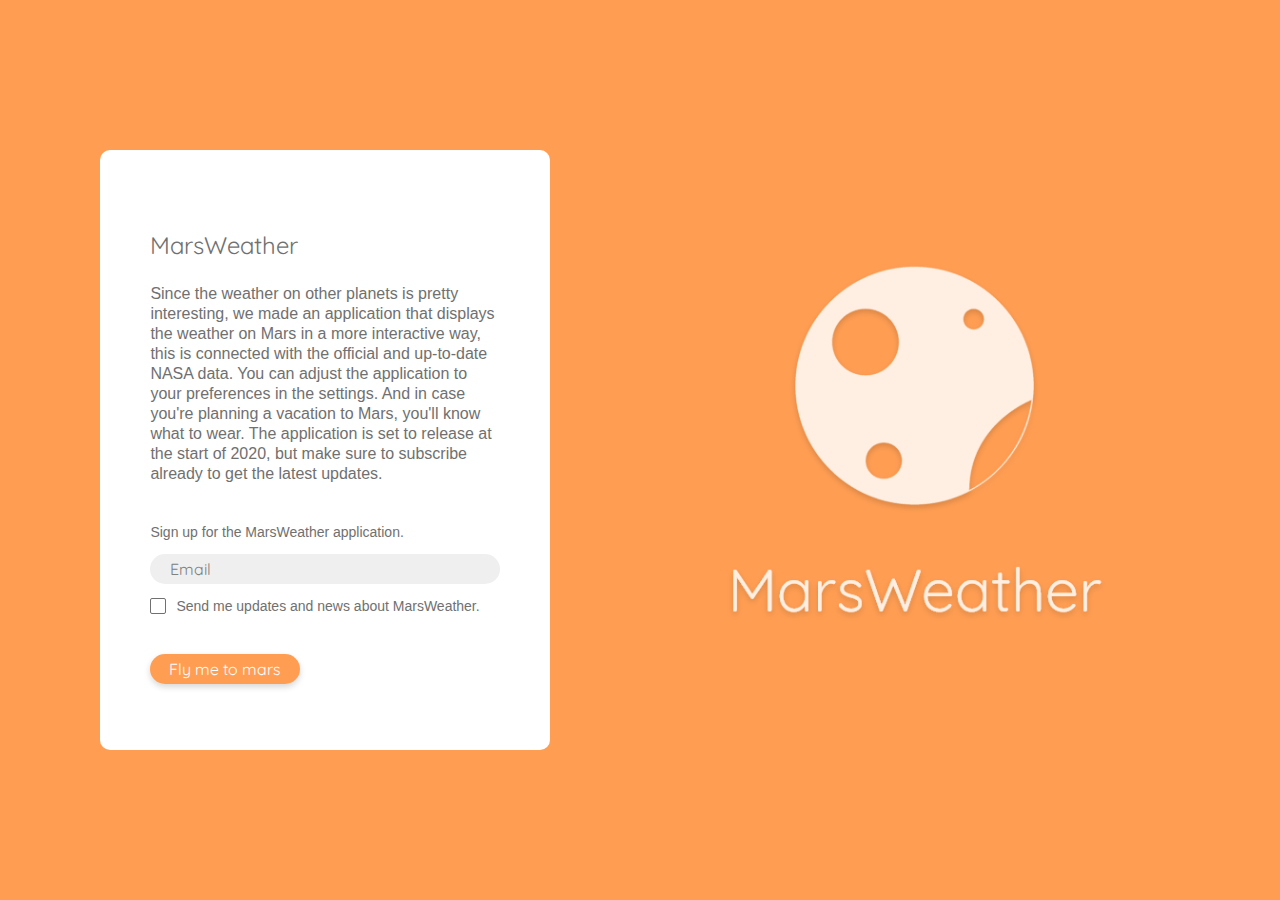
<file: index.html>
<html lang="en">

<head>
    <meta charset="UTF-8">
    <meta name="viewport" content="width=device-width, initial-scale=1.0">
    <meta http-equiv="X-UA-Compatible" content="ie=edge">
    <title>MarsWeather | Landing Page</title>

    <link rel="apple-touch-icon" sizes="57x57" href="./favicon/apple-icon-57x57.png">
    <link rel="apple-touch-icon" sizes="60x60" href="./favicon/apple-icon-60x60.png">
    <link rel="apple-touch-icon" sizes="72x72" href="./favicon/apple-icon-72x72.png">
    <link rel="apple-touch-icon" sizes="76x76" href="./favicon/apple-icon-76x76.png">
    <link rel="apple-touch-icon" sizes="114x114" href="./favicon/apple-icon-114x114.png">
    <link rel="apple-touch-icon" sizes="120x120" href="./favicon/apple-icon-120x120.png">
    <link rel="apple-touch-icon" sizes="144x144" href="./favicon/apple-icon-144x144.png">
    <link rel="apple-touch-icon" sizes="152x152" href="./favicon/apple-icon-152x152.png">
    <link rel="apple-touch-icon" sizes="180x180" href="./favicon/apple-icon-180x180.png">
    <link rel="icon" type="image/png" sizes="192x192" href="./favicon/android-icon-192x192.png">
    <link rel="icon" type="image/png" sizes="32x32" href="./favicon/favicon-32x32.png">
    <link rel="icon" type="image/png" sizes="96x96" href="./favicon/favicon-96x96.png">
    <link rel="icon" type="image/png" sizes="16x16" href="./favicon/favicon-16x16.png">
    <meta name="msapplication-TileColor" content="#ffffff">
    <meta name="msapplication-TileImage" content="./favicon/ms-icon-144x144.png">
    <meta name="theme-color" content="#ffffff">

    <link rel="stylesheet" href="css/normalize.css">
    <link rel="stylesheet" href="css/screen.css">
</head>

<body class="light">
    <div class="c-landing">
        <div class="c-whitebox">
            <div class="c-whitebox__content">
                <div class="c-whitebox__first">
                    <h1 class="c-whitebox__title">MarsWeather</h1>
                    <h2 class="c-whitebox__description">Since the weather on other planets is pretty interesting, we
                        made an application that displays the weather on Mars in a more interactive way, this is
                        connected with the official and up-to-date NASA data. You can adjust the application to your
                        preferences in the settings. And in case you're planning a vacation to Mars, you'll
                        know what to wear. The application is set to release at the start of 2020, but make sure
                        to subscribe already to get the latest updates.</h2>
                </div>
                <div class="c-whitebox__second">
                    <h3 class="c-whitebox__small-description">Sign up for the MarsWeather application.</h3>
                    <form>
                        <input class="c-whitebox__email" type="email" placeholder="Email" required>

                        <div class="c-whitebox__updates-option">
                            <input class="c-whitebox__checkbox-input o-hide-accessible" type="checkbox"
                                id="signup-check">
                            <label class="c-whitebox__checkbox-label" for="signup-check">
                                <span class="c-whitebox__checkbox-box">
                                    <svg class="c-whitebox__checkbox-icon" xmlns="http://www.w3.org/2000/svg"
                                        viewBox="0 0 9 6.75">
                                        <path
                                            d="M4.75,9.5a1,1,0,0,1-.707-.293l-2.25-2.25A1,1,0,1,1,3.207,5.543L4.75,7.086,8.793,3.043a1,1,0,0,1,1.414,1.414l-4.75,4.75A1,1,0,0,1,4.75,9.5"
                                            transform="translate(-1.5 -2.75)" />
                                    </svg>
                                </span>
                                Send me updates and news about MarsWeather.
                            </label>
                        </div>
                        <button type="submit" class="c-whitebox__continue-button">Fly me to mars</button>
                    </form>
                </div>
            </div>
        </div>
        <div class="c-logo">
            <img class="c-logo__content" src="img/png/MarsWeather_Logo_Box.png">
        </div>
    </div>
</body>

</html>
</file>
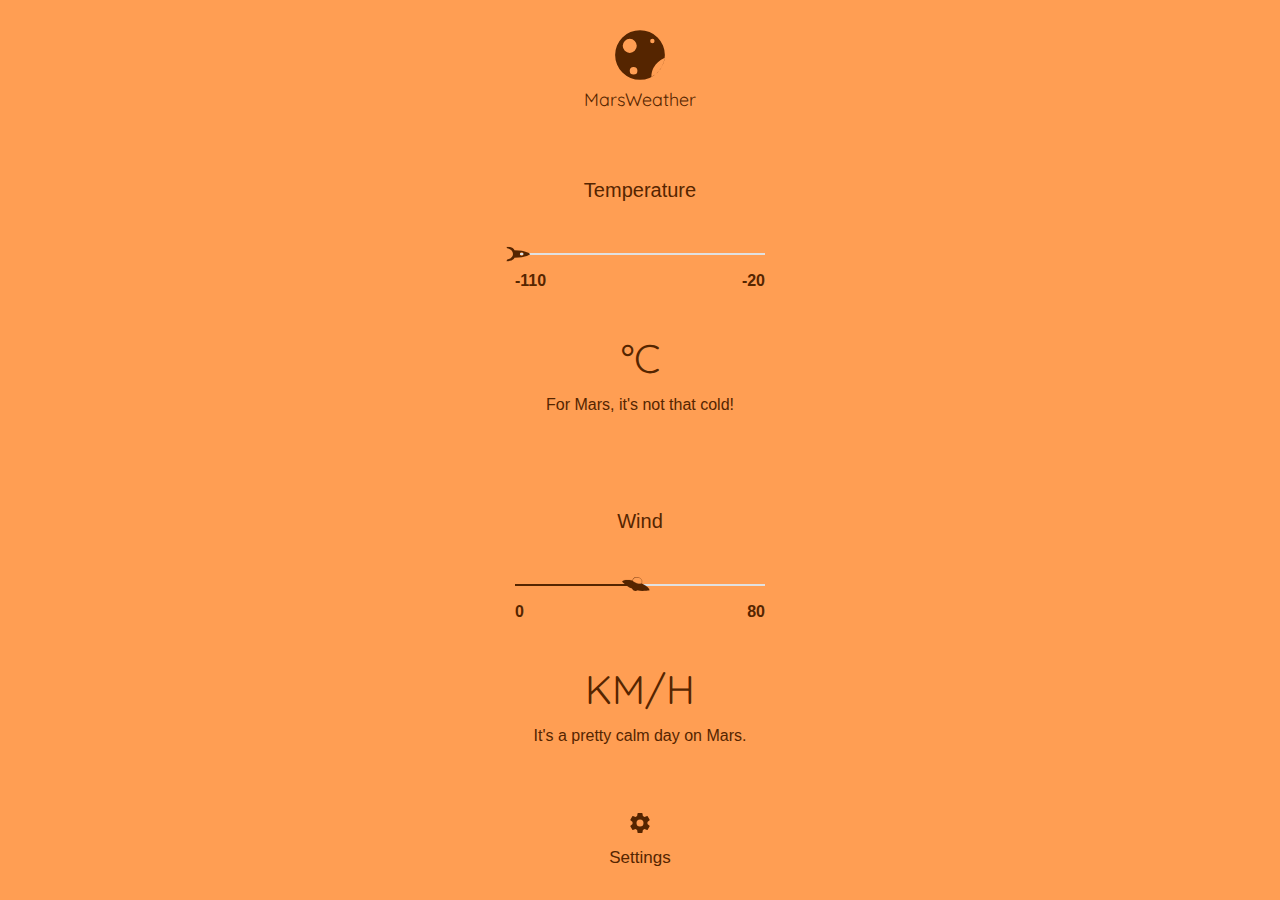
<file: application.html>
<html lang="en">

<head>
    <meta charset="UTF-8">
    <meta name="viewport" content="width=device-width, initial-scale=1.0">
    <meta http-equiv="X-UA-Compatible" content="ie=edge">
    <title>MarsWeather | Application</title>

    <link rel="apple-touch-icon" sizes="57x57" href="./favicon/apple-icon-57x57.png">
    <link rel="apple-touch-icon" sizes="60x60" href="./favicon/apple-icon-60x60.png">
    <link rel="apple-touch-icon" sizes="72x72" href="./favicon/apple-icon-72x72.png">
    <link rel="apple-touch-icon" sizes="76x76" href="./favicon/apple-icon-76x76.png">
    <link rel="apple-touch-icon" sizes="114x114" href="./favicon/apple-icon-114x114.png">
    <link rel="apple-touch-icon" sizes="120x120" href="./favicon/apple-icon-120x120.png">
    <link rel="apple-touch-icon" sizes="144x144" href="./favicon/apple-icon-144x144.png">
    <link rel="apple-touch-icon" sizes="152x152" href="./favicon/apple-icon-152x152.png">
    <link rel="apple-touch-icon" sizes="180x180" href="./favicon/apple-icon-180x180.png">
    <link rel="icon" type="image/png" sizes="192x192" href="./favicon/android-icon-192x192.png">
    <link rel="icon" type="image/png" sizes="32x32" href="./favicon/favicon-32x32.png">
    <link rel="icon" type="image/png" sizes="96x96" href="./favicon/favicon-96x96.png">
    <link rel="icon" type="image/png" sizes="16x16" href="./favicon/favicon-16x16.png">
    <meta name="msapplication-TileColor" content="#ffffff">
    <meta name="msapplication-TileImage" content="./favicon/ms-icon-144x144.png">
    <meta name="theme-color" content="#ffffff">

    <link rel="stylesheet" href="css/normalize.css">
    <link rel="stylesheet" href="css/screen.css">

    <script src="./script/app.js"></script>
</head>

<body class="light">
    <main class="c-application__box">
        <div class="c-application__top">
            <div class="c-logo__top">
                <svg class="c-logo__svg" data-name="marsweather_logo" xmlns="http://www.w3.org/2000/svg"
                    viewBox="0 0 97.86 97.86">
                    <path class="cls-1"
                        d="M93.22,45.87A48.68,48.68,0,1,0,141.9,94.55,48.67,48.67,0,0,0,93.22,45.87ZM59.42,76.69A13.74,13.74,0,1,1,73.16,90.43,13.74,13.74,0,0,1,59.42,76.69Zm21.24,56.15a7.51,7.51,0,1,1,7.5-7.51A7.5,7.5,0,0,1,80.66,132.84Zm32.45-65.57a4.31,4.31,0,1,1,4.31,4.31A4.31,4.31,0,0,1,113.11,67.27Zm2.43,70.25c0-27.57,25.72-37.26,25.72-37.26a49.12,49.12,0,0,1-10.65,25A48.59,48.59,0,0,1,115.54,137.52Z"
                        transform="translate(-44.29 -45.62)" />
                </svg>
                <h1 class="c-logo__text">MarsWeather</h1>
            </div>
        </div>

        <div class="c-application__bot">
            <div class="c-temperature">
                <div class="c-temperature__part">
                    <h2 class="c-temperature__title c-weather__title">Temperature</h2>
                    <div class="c-progress">
                        <div id="tempProgress" class="c-progress-bar" style="width: 0%;">
                            <svg class="c-progress__temp-icon" xmlns="http://www.w3.org/2000/svg"
                                viewBox="0 0 60.46 100">
                                <path
                                    d="M115.79,116.11C115.79,65.5,100,50,100,50S84.21,65.5,84.21,116.11c0,0-14.44,1.84-14.44,33.89l6.77-3.59S80.86,122,100,122s23.46,24.42,23.46,24.42l6.77,3.59C130.23,118,115.79,116.11,115.79,116.11ZM100,93.36a7.61,7.61,0,1,1,7.6-7.61A7.61,7.61,0,0,1,100,93.36Z"
                                    transform="translate(-69.77 -50)" /></svg>
                        </div>
                    </div>
                    <div class="c-progress__range">
                        <h3 class="c-progress__count c-progressTemp__min">-110</h3>
                        <h3 class="c-progress__count c-progressTemp__max">-20</h3>
                    </div>
                    <h1 class="c-temperature__measurement c-weather__measurement">
                        <span class="c-temperature__value"> </span>
                        <span class="c-temperature__unit">°C</span>
                    </h1>
                    <h3 class="c-temperature__description c-weather__description">For Mars, it's not that cold!</h3>
                </div>
            </div>

            <div class="c-wind__part">
                <h2 class="c-wind__title c-weather__title">Wind</h2>
                <div class="c-progress">
                    <div id="windProgress" class="c-progress-bar" style="width: 50%;">
                        <svg class="c-progress__wind-icon" xmlns="http://www.w3.org/2000/svg" viewBox="0 0 96.04 48.74">
                            <defs>
                                <style>
                                    .cls-1 {
                                        stroke-miterlimit: 10;
                                        stroke-width: 0.5px;
                                    }
                                </style>
                            </defs>
                            <path class="cls-1"
                                d="M121.29,95.14c5.63-17.45-11-21.53-11-21.53s-15.91-6.42-21.53,11c0,0-26.26-6.15-35.65,3,0,0,17.72,19.08,33.5,24.17a15.71,15.71,0,0,0,20.59,6.64c15.79,5.09,41.31,0,41.31,0C146.2,105.48,121.29,95.14,121.29,95.14Zm-17.55-1.31C92.79,90.3,89,84.67,89,84.67c5.54-17.2,21.22-10.88,21.22-10.88s16.42,4,10.88,21.23C121.08,95,114.69,97.36,103.74,93.83Z"
                                transform="translate(-52.73 -72.2)" />
                        </svg>
                    </div>
                </div>
                <div class="c-progress__range">
                    <h3 class="c-progress__count c-progressWind__min">0</h3>
                    <h3 class="c-progress__count c-progressWind__max">80</h3>
                </div>
                <h1 class="c-wind__measurement c-weather__measurement">
                    <span class="c-wind__value"> </span>
                    <span class="c-wind__unit">KM/H</span>
                </h1>
                <h3 class="c-wind__description c-weather__description">It's a pretty calm day on Mars.</h3>
            </div>
        </div>

        <div class="c-settings__part">
            <div class="c-settings__button">
                <svg class="c-settings__svg" xmlns="http://www.w3.org/2000/svg" width="19.454" height="20"
                    viewBox="0 0 19.454 20">
                    <path class="c-settings__svg" id="Settings_Icon" data-name="Settings Icon"
                        d="M19.43,12.98A7.793,7.793,0,0,0,19.5,12a7.793,7.793,0,0,0-.07-.98l2.11-1.65a.5.5,0,0,0,.12-.64l-2-3.46a.5.5,0,0,0-.61-.22l-2.49,1a7.306,7.306,0,0,0-1.69-.98l-.38-2.65A.488.488,0,0,0,14,2H10a.488.488,0,0,0-.49.42L9.13,5.07a7.683,7.683,0,0,0-1.69.98l-2.49-1a.488.488,0,0,0-.61.22l-2,3.46a.493.493,0,0,0,.12.64l2.11,1.65A7.931,7.931,0,0,0,4.5,12a7.931,7.931,0,0,0,.07.98L2.46,14.63a.5.5,0,0,0-.12.64l2,3.46a.5.5,0,0,0,.61.22l2.49-1a7.306,7.306,0,0,0,1.69.98l.38,2.65A.488.488,0,0,0,10,22h4a.488.488,0,0,0,.49-.42l.38-2.65a7.683,7.683,0,0,0,1.69-.98l2.49,1a.488.488,0,0,0,.61-.22l2-3.46a.5.5,0,0,0-.12-.64ZM12,15.5A3.5,3.5,0,1,1,15.5,12,3.5,3.5,0,0,1,12,15.5Z"
                        transform="translate(-2.271 -2)" fill="#552500" />
                </svg>
                <h2 class="c-settings__text">Settings</h2>
            </div>
        </div>

    </main>

    <div class="c-settings c-settings__nodisplay">
        <div class="c-settings__box">
            <div class="c-settings__top">
                <h1 class="c-settings__title">Settings</h1>
                <div class="c-settings__options">
                    <input class="o-hide-accessible c-settings__input" type="radio" id="colormode1" name="colormode"
                        checked>
                    <label class="c-settings__radio" for="colormode1">Mars Sand Theme</label>

                    <input class="o-hide-accessible c-settings__input" type="radio" id="colormode2" name="colormode">
                    <label class="c-settings__radio" for="colormode2">Dark Galaxy Theme</label>
                </div>

                <div class="c-settings__options">
                    <input class="o-hide-accessible c-settings__input" type="radio" id="tempunit1" name="tempunit"
                        checked>
                    <label class="c-settings__radio" for="tempunit1">Celsius Degrees</label>

                    <input class="o-hide-accessible c-settings__input" type="radio" id="tempunit2" name="tempunit">
                    <label class="c-settings__radio" for="tempunit2">Fahrenheit Degrees</label>
                </div>

                <div class="c-settings__options">
                    <input class="o-hide-accessible c-settings__input" type="radio" id="windunit1" name="windunit"
                        checked>
                    <label class="c-settings__radio" for="windunit1">Kilometres per hour</label>

                    <input class="o-hide-accessible c-settings__input" type="radio" id="windunit2" name="windunit">
                    <label class="c-settings__radio" for="windunit2">Miles per hour</label>
                </div>
            </div>
            <div class="c-settings__save-button">
                <svg class="c-settings__save-check" xmlns="http://www.w3.org/2000/svg" viewBox="0 0 9 6.75">
                    <path
                        d="M4.75,9.5a1,1,0,0,1-.707-.293l-2.25-2.25A1,1,0,1,1,3.207,5.543L4.75,7.086,8.793,3.043a1,1,0,0,1,1.414,1.414l-4.75,4.75A1,1,0,0,1,4.75,9.5"
                        transform="translate(-1.5 -2.75)" />
                </svg>
            </div>
        </div>
    </div>
</body>

</html>
</file>
<file: css/screen.css>
/*------------------------------------*\
#FONTS
\*------------------------------------*/

@font-face{
    font-family: 'QuickSand';
    font-weight: 400;
    font-display: swap;
    src: url('../fonts/Quicksand-Regular.ttf');
}

/*------------------------------------*\
#Variables
\*------------------------------------*/

:root {
    /* colors */
    --global-color-light-x:#FFFFFF;
    --global-color-light:#EFEFEF;
    --global-color-mid:#E1E1E1;
    --global-color-dark:#707070;
    --global-color-dark-x:#000000;

    --global-color-lightmode-light:#FF9E53;
    --global-color-lightmode-dark:#552500;
    --global-color-darkmode-light:#FFEFE2;
    --global-color-darkmode-dark:#030033;
    /* opacity */

    /* transitions */
}

.light{
    --global-main-color-back: var(--global-color-lightmode-light);
    --global-main-color-front: var(--global-color-lightmode-dark);
    --global-main-color-progress: var(--global-color-mid);
    --global-settings-color-back: var(--global-main-color-back);
    --global-settings-color-front: var(--global-main-color-front);
}

.dark{
    --global-main-color-back: var(--global-color-darkmode-dark);
    --global-main-color-front: var(--global-color-darkmode-light);
    --global-main-color-progress: var(--global-color-dark);
    --global-settings-color-back: var(--global-main-color-front);
    --global-settings-color-front: var(--global-main-color-back);
}

/*------------------------------------*\
#GENERIC
\*------------------------------------*/

/*
    Generic: Page
    ---
    Global page styles + universal box-sizing:
*/

html {
    font-size: 16px;
    line-height: 1.5;
    font-family: Arial, helvetica, sans-serif;
    box-sizing: border-box;
    -webkit-font-smoothing: antialiased;
    -moz-osx-font-smoothing: grayscale;
    font-feature-settings: "zero" 1;
}

*,
*:before,
*:after {
    box-sizing: inherit;
}

body{
    background-color: var(--global-main-color-back);
    color: var(--global-main-color-front);

    transition: 0.75s ease-in;
}

/*
* Remove text-shadow in selection highlight:
* https://twitter.com/miketaylr/status/12228805301
*
* Customize the background color to match your design.
*/

::-moz-selection {
    background: var(--global-color-lightmode-light);
    color: white;
    text-shadow: none;
}

::selection {
    background: var(--global-color-lightmode-light);
    color: white;
    text-shadow: none;
}

/*------------------------------------*\
#Elements
\*------------------------------------*/

/*
Elements: Images
---
Default markup for images to make them responsive
*/

img {
    max-width: 100%;
    vertical-align: top;
}

/*
    Elements: typography
    ---
    Default markup for typographic elements
*/

h1,
h2,
h3 {
    font-weight: 700;
}

h1 {
    font-size: 36px;
    line-height: 48px;
    margin: 0 0 24px;
}

h2 {
    font-size: 32px;
    line-height: 40px;
    margin: 0 0 24px;
}

h3 {
    font-size: 26px;
    line-height: 32px;
    margin: 0 0 24px;
}

h4,
h5,
h6 {
    font-size: 16px;
    font-weight: 600;
    line-height: 24px;
    margin: 0 0 24px;
}

p,
ol,
ul,
dl,
table,
address,
figure {
    margin: 0 0 24px;
}

ul,
ol {
    padding-left: 24px;
}

li ul,
li ol {
    margin-bottom: 0;
}

blockquote {
    font-style: normal;
    font-size: 23px;
    line-height: 32px;
    margin: 0 0 24px;
}

blockquote * {
    font-size: inherit;
    line-height: inherit;
}

figcaption {
    font-weight: 400;
    font-size: 12px;
    line-height: 16px;
    margin-top: 8px;
}

hr {
    border: 0;
    height: 1px;
    background: LightGrey;
    margin: 0 0 24px;
}

a {
    color: red;
    outline-color: red;
    outline-width: medium;
    outline-offset: 2px;
}

a:visited,
a:active {
    color: red;
}

a:hover,
a:focus {
    color: red;
}

label,
input {
    display: block;
}

select {
    width: 100%;
}

input::placeholder {
    color: gray;
}

/*------------------------------------*\
#OBJECTS
\*------------------------------------*/

/*
    Object: Button reset
    ---
    Small button reset object
*/

.o-button-reset {
    border: none;
    margin: 0;
    padding: 0;
    width: auto;
    overflow: visible;
    background: transparent;

    /* inherit font & color from ancestor */
    color: inherit;
    font: inherit;

    /* Normalize `line-height`. Cannot be changed from `normal` in Firefox 4+. */
    line-height: normal;

    /* Corrects font smoothing for webkit */
    -webkit-font-smoothing: inherit;
    -moz-osx-font-smoothing: inherit;

    /* Corrects inability to style clickable `input` types in iOS */
    -webkit-appearance: none;
}

/*
    Object: Hide accessible
    ---
    Accessibly hide any element
*/

.o-hide-accessible {
    position: absolute;
    width: 1px;
    height: 1px;
    padding: 0;
    margin: -1px;
    overflow: hidden;
    clip: rect(0, 0, 0, 0);
    border: 0;
}

/*------------------------------------*\
#COMPONENTS
\*------------------------------------*/

/*
    Component: Main landing page
    ---
    All components styling the main component on the landing page
*/
.c-landing{
    display: grid;
    grid-template-columns: auto;
    grid-template-rows: 30% 70%;
    height: 100vh;
}

@media (min-width: 1000px){
    .c-landing{
        display: grid;
        grid-template-rows: 100%;
        grid-template-columns: 43% 57%;
        height: 100vh;
    }
}

/*
    Component: Whitebox
    ---
    All components styling the whitebox and the content in it.
*/
.c-whitebox{
    grid-row: 2;
}

.c-whitebox__content{
    min-height: 100%;

    display: flex;
    flex-direction: column;
    justify-content: space-between;

    padding: 80px 50px 50px 50px;

    border-radius: 50px 50px 0px 0px;

    background-color: var(--global-color-light-x);
}

.c-whitebox__title{
    font-family: 'Quicksand';
    font-weight: 400;
    font-size: 24px;
    line-height: 30px;
    color: var(--global-color-dark);
}

.c-whitebox__description{
    font-family: Arial;
    font-weight: 300;
    font-size: 16px;
    line-height: 20px;
    color: var(--global-color-dark);
}

.c-whitebox__small-description{
    font-family: Arial;
    font-weight: 400;
    font-size: 14px;
    line-height: 16px;
    color: var(--global-color-dark);

    margin-bottom: 14px;
}

.c-whitebox__email{
    width: 100%;
    height: 30px;

    border: none;
    border-radius: 15px;

    background-color: var(--global-color-light);
    color: var(--global-color-dark);

    padding-left: 20px;
    padding-right: 20px;
    margin-bottom: 14px;

    font-family: 'Quicksand';
    font-weight: 400;
    font-size: 16px;
    line-height: 20px;
}

.c-whitebox__email:focus,
.c-whitebox__email:hover{
    box-shadow: 0 0 0 2px rgba(112, 112, 112, .3);
    border: none;
    outline: none;
}

.c-whitebox__updates-option{
    display: flex;
}

.c-whitebox__continue-button{
    height: 30px;
    width: 150px;

    border: none;
    border-radius: 15px;

    background-color: var(--global-color-lightmode-light);
    color: var(--global-color-light-x);
    box-shadow: 0 3px 6px 0 rgba(0,0,0,0.16);

    font-family: 'Quicksand';
    font-weight: 400;
    font-size: 16px;
    line-height: 20px;
}

.c-whitebox__continue-button:focus,
.c-whitebox__continue-button:hover{
    box-shadow: none;
    outline: none;
}

.c-whitebox__checkbox-label{
    display: flex;
    align-items: center;

    font-family: Arial;
    font-size: 14px;
    font-weight: 400;
    line-height: 16px;
    color: var(--global-color-dark);

    margin-bottom: 40px;
}

.c-whitebox__checkbox-box{
    border: 1px solid var(--global-color-dark);
    border-radius: 2px;

    width: 16px;
    height: 16px;

    display: flex;
    justify-content: center;
    align-items: center;

    margin-right: 10px;
}

.c-whitebox__checkbox-icon{
    width: 12px;
    fill: var(--global-color-dark);
    opacity: 0;
}

.c-whitebox__checkbox-input:focus + .c-whitebox__checkbox-label .c-whitebox__checkbox-box{
    box-shadow: 0 0 0 3px rgba(112, 112, 112, .3);
}

.c-whitebox__checkbox-input:checked + .c-whitebox__checkbox-label .c-whitebox__checkbox-icon{
    opacity: 1;
}

@media (min-width: 1000px){
    .c-whitebox{
        grid-row: 1;

        display: flex;
        justify-content: flex-end;
        align-items: center;
    }

    .c-whitebox__content{
        max-width: 450px;
        min-height: 600px;

        border-radius: 10px;
    }
}

/*
    Component: MarsWeather Logo
    ---
    All components styling the MarsWeather logo
*/
.c-logo{
    grid-row: 1;

    display: flex;
    justify-content: center;
    align-items: center;
}

.c-logo__content{
    max-width: 150px;
}

.c-logo__top{
    width: 100px;

    display: flex;
    justify-content: center;
    flex-wrap: wrap;
}

.c-logo__svg{
    height: 50px;
    width: 50px;

    fill: var(--global-main-color-front);

    margin-bottom: 10px;
}

.c-logo__svg:hover{
    animation: spin 8s linear infinite;
}

.c-logo__text{
    font-family: 'Quicksand';
    font-size: 18px;
    font-weight: 400;
    line-height: 20px;
    color: var(--global-main-color-front);
}

@media (min-width: 1000px){
    .c-logo{
        grid-column: 2;

        display: flex;
        justify-content: center;
        align-items: center;
    }

    .c-logo__content{
        max-width: 393px;
        max-height: 379px;
    }
}

/*
    Component: Application box
    ---
    All components styling the application box²
*/
.c-application__box{
    max-width: 300px;
    height: 100vh;

    margin: auto;
    display: flex;
    flex-direction: column;
    justify-content: space-between;

    padding: 30px 0 30px 0;
}

.c-application__top{
    display: flex;
    flex-direction: column;
    align-items: center;
}

.c-application__bot{
    display: flex;
    flex-direction: column;
    align-items: center;
}

/*
    Component: Temperature part
    ---
    All components styling the temperature part
*/
.c-temperature{
    display: flex;
    flex-direction: column;
    align-items: center;

    margin-bottom: 70px;
}

/*
    Component: Weather elements
    ---
    All components styling the weather elements
*/
.c-weather__title{
    font-family: 'Arial';
    font-weight: 400;
    font-size: 20px;
    line-height: 25px;
    color: var(--global-main-color-front);

    margin-bottom: 50px;

    display: flex;
    justify-content: center;
}

.c-weather__measurement{
    font-family: 'Quicksand';
    font-weight: 400;
    font-size: 40px;
    line-height: 50px;
    color: var(--global-main-color-front);

    margin: 12px;

    display: flex;
    justify-content: center;
}

.c-weather__description{
    font-family: 'Arial';
    font-weight: 400;
    font-size: 16px;
    line-height: 20px;
    color: var(--global-main-color-front);

    display: flex;
    justify-content: center;
}

/*
    Component: Progress Bar
    ---
    All components styling the progress bar
*/
.c-progress{
    width: 250px;
    overflow: visible;
    background: var(--global-main-color-progress);

    margin-bottom: 10px;
}

.c-progress-bar{
    height: 2px;
    position: relative;
    animation: animate-positive 3s ease-out;

    background-color: var(--global-main-color-front);
}

.c-progress__temp-icon{
    height: 24px;

    position: absolute;
    margin-top: -11px;

    margin-right: -10px;
    right: 0;

    fill: var(--global-main-color-front);

    transform: rotate(90deg);
}

.c-progress__wind-icon{
    height: 14px;

    position: absolute;
    margin-top: -7px;

    margin-right: -10px;
    right: 0;

    stroke: var(--global-main-color-front);
    fill: var(--global-main-color-front);
}

.c-progress__range{
    display: flex;
    justify-content: space-between;
}

.c-progress__count{
    font-family: 'Arial';
    font-size: 16px;
    color: var(--global-main-color-front);
}

@-webkit-keyframes animate-positive {
    0% { width: 0%; }
}

@keyframes animate-positive {
    0% { width: 0%; }
}

/*
    Component: Settings part
    ---
    All components styling the settings part
*/
.c-settings__part{
    display: flex;
    justify-content: center;
}

.c-settings__button{
    display: flex;
    flex-flow: column wrap;

    cursor: pointer;
}

.c-settings__svg{
    width: 20px;
    height: 20px;

    margin: auto;
    margin-bottom: 12px;

    fill: var(--global-main-color-front);
}

.c-settings__svg:hover{
    animation: spin 4s linear infinite;
}

.c-settings__text{
    font-family: 'Arial';
    font-weight: 400;
    font-size: 17px;
    line-height: 25px;
    color: var(--global-main-color-front);
    margin: 0;
}

@-webkit-keyframes spin { 
    100% { -webkit-transform: rotate(360deg); transform:rotate(360deg); } }


@keyframes spin { 
    100% { -webkit-transform: rotate(360deg); transform:rotate(360deg); } }

    
.c-settings{
    width: 100vw;
    height: 100vh;

    top: 0;

    position: absolute;

    background-color: rgba(0,0,0,0.40);
}

.c-settings__nodisplay{
    display: none;
}

.c-settings__display{
    display: flex;
    justify-content: center;
    align-items: center;
}

.c-settings__box{
    width: 400px;
    height: 400px;

    display: flex;
    flex-direction: column;
    align-items: center;
    justify-content: space-between;

    border-radius: 10px;

    background-color: var(--global-color-light-x);
}

.c-settings__title{
    display: flex;
    justify-content: center;

    font-family: 'Quicksand';
    font-weight: 400;
    font-size: 20px;
    line-height: 25px;
    color: var(--global-settings-color-front);

    margin-top: 30px;
}

.c-settings__options{
    display: flex;

    margin-bottom: 20px;
}

.c-settings__radio{
    display: flex;
    justify-content: center;

    padding: 10px 0 10px 0;
    width: 170px;

    border-radius: 23px 0 0 23px;
    border: 1px solid var(--global-settings-color-front);

    color: var(--global-settings-color-front);

    background-color: var(--global-color-light-x);
}

.c-settings__radio + .c-settings__input + .c-settings__radio{
    border-radius: 0 23px 23px 0;
}

.c-settings__input:checked + .c-settings__radio{
    color: var(--global-settings-color-back);
    background-color: var(--global-settings-color-front);
}

/*
    Save button styling
*/
.c-settings__save-button{
    height: 40px;
    width: 40px;

    display: flex;
    justify-content: center;
    align-items: center;

    margin-bottom: 30px;

    border-radius: 50%;

    background-color: var(--global-settings-color-front);
}

.c-settings__save-button:hover{
    cursor: pointer;
}

.c-settings__save-check{
    height: 12px;

    fill: var(--global-settings-color-back);
}

/*------------------------------------*\
#UTILITIES
\*------------------------------------*/


/*------------------------------------*\
#STATES
\*------------------------------------*/


/*------------------------------------*\
#MEDIA
\*------------------------------------*/

/*
    Print styles.
    ---
    Inlined to avoid the additional HTTP request:
    http://www.phpied.com/delay-loading-your-print-css/
*/

@media print {
    *,
    *:before,
    *:after {
        background: transparent !important;
        color: #000 !important;
        /* Black prints faster:
        http://www.sanbeiji.com/archives/953 */
        box-shadow: none !important;
        text-shadow: none !important;
    }
    a,
    a:visited {
        text-decoration: underline;
    }
    a[href]:after {
        content: " (" attr(href) ")";
    }
    abbr[title]:after {
        content: " (" attr(title) ")";
    }
    /*
    * Don't show links that are fragment identifiers,
    * or use the `javascript:` pseudo protocol
    */
    a[href^="#"]:after,
    a[href^="javascript:"]:after {
        content: "";
    }
    pre {
        white-space: pre-wrap !important;
    }
    pre,
    blockquote {
        border: 1px solid #999;
        page-break-inside: avoid;
    }
    /*
    * Printing Tables:
    * http://css-discuss.incutio.com/wiki/Printing_Tables
    */
    thead {
        display: table-header-group;
    }
    tr,
    img {
        page-break-inside: avoid;
    }
    p,
    h2,
    h3 {
        orphans: 3;
        widows: 3;
    }
    h2,
    h3 {
        page-break-after: avoid;
    }
}
</file>
